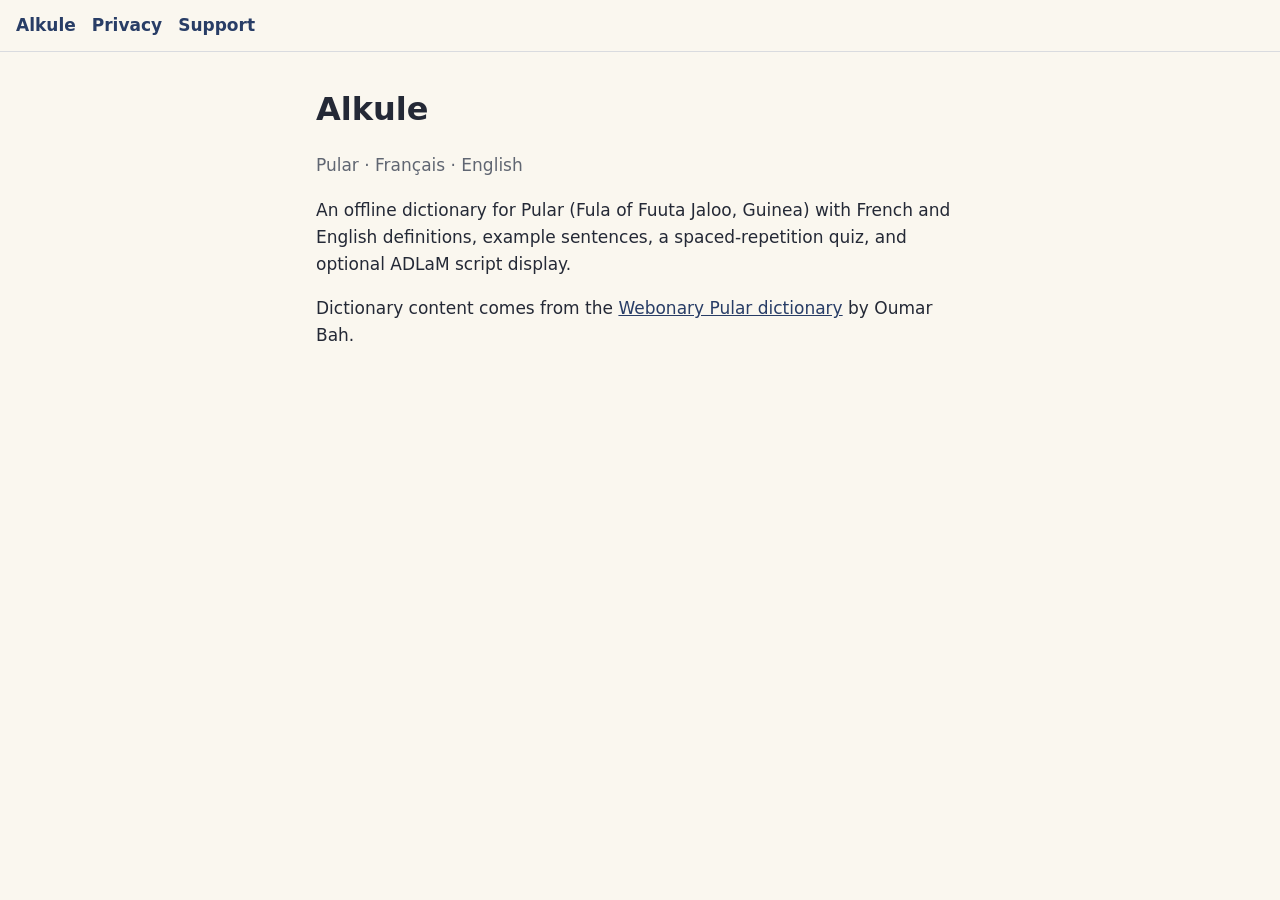
<file: index.html>
<!doctype html>
<html lang="en">
<head>
  <meta charset="utf-8">
  <meta name="viewport" content="width=device-width, initial-scale=1">
  <title>Alkule</title>
  <link rel="stylesheet" href="style.css">
</head>
<body>
  <nav><a href="./">Alkule</a><a href="privacy/">Privacy</a><a href="support/">Support</a></nav>
  <main>
    <h1>Alkule</h1>
    <p class="muted">Pular · Français · English</p>
    <p>An offline dictionary for Pular (Fula of Fuuta Jaloo, Guinea) with
      French and English definitions, example sentences, a spaced-repetition
      quiz, and optional ADLaM script display.</p>
    <p>Dictionary content comes from the
      <a href="https://www.webonary.org/pular/">Webonary Pular dictionary</a>
      by Oumar Bah.</p>
  </main>
</body>
</html>
</file>
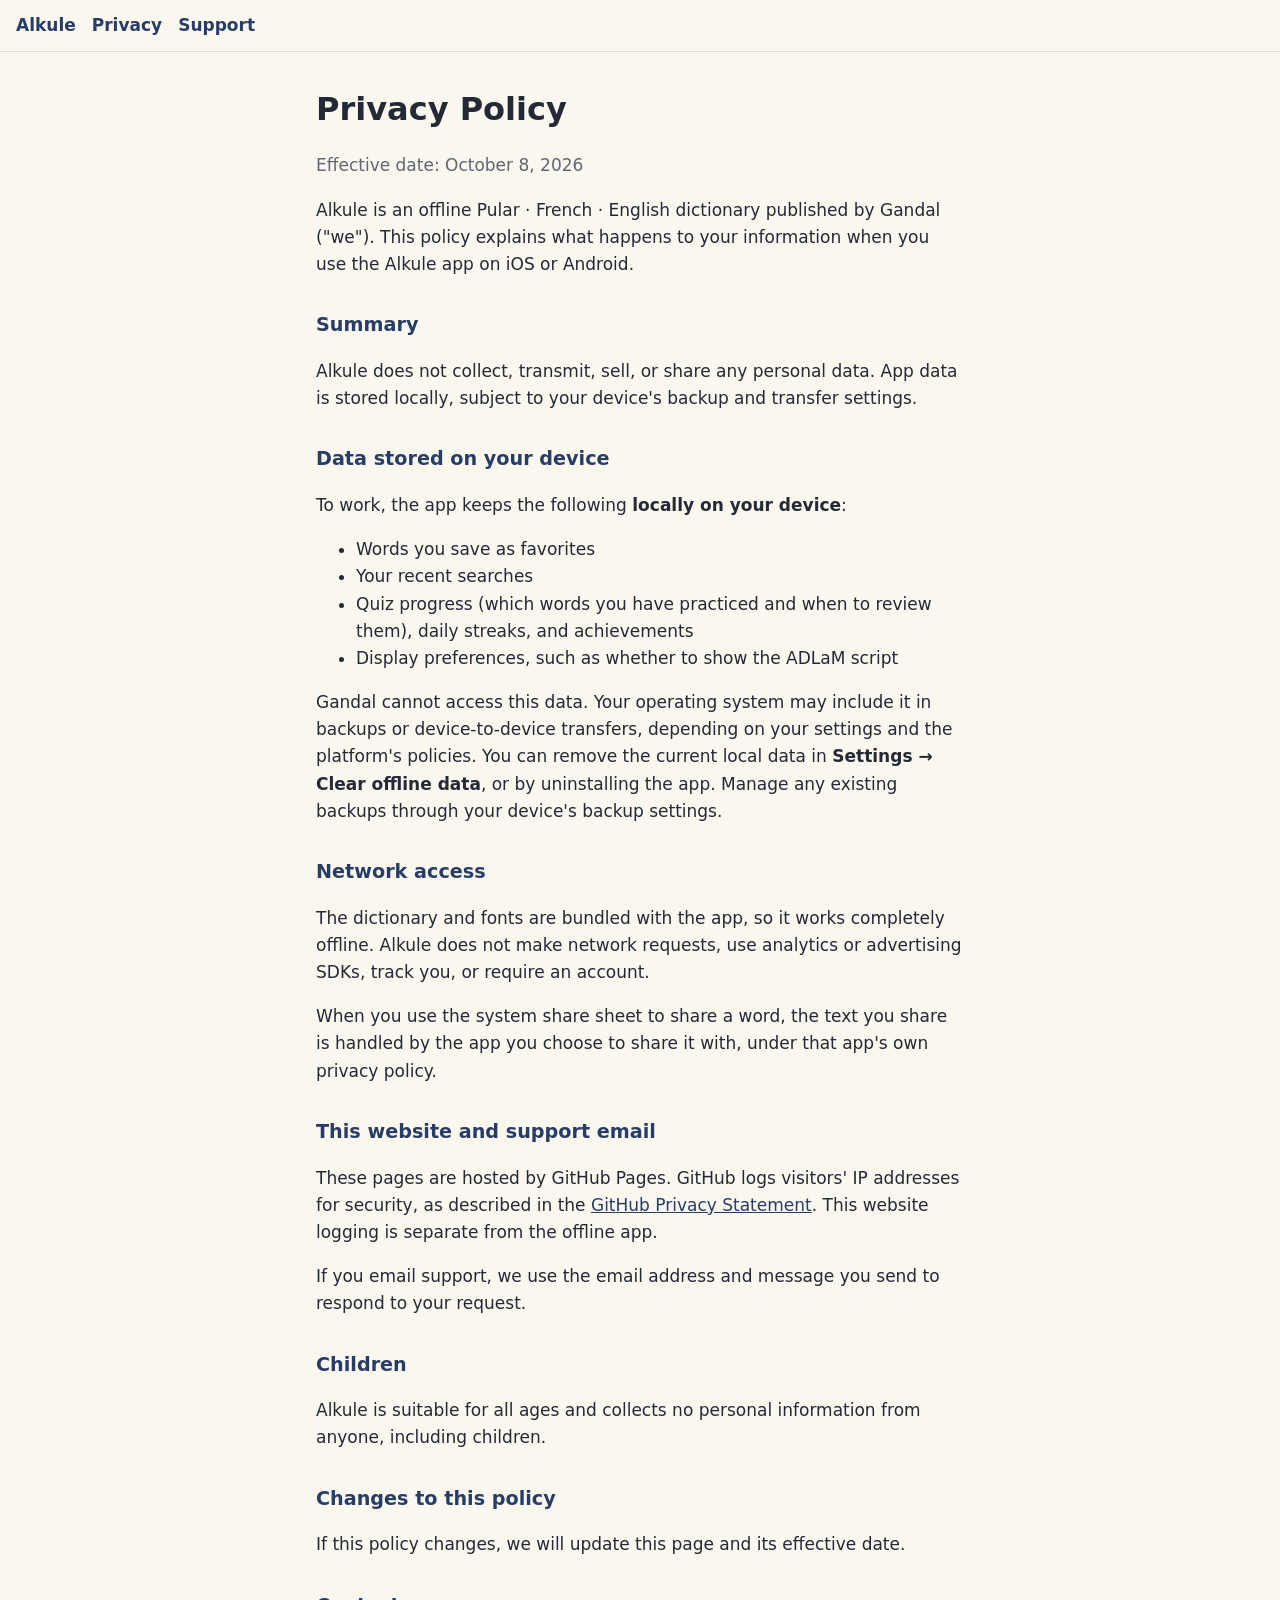
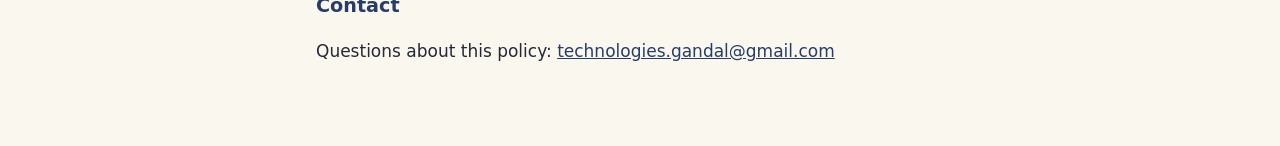
<file: privacy/index.html>
<!doctype html>
<html lang="en">
<head>
  <meta charset="utf-8">
  <meta name="viewport" content="width=device-width, initial-scale=1">
  <title>Alkule Privacy Policy</title>
  <link rel="stylesheet" href="../style.css">
</head>
<body>
  <nav><a href="../">Alkule</a><a href="./">Privacy</a><a href="../support/">Support</a></nav>
  <main>
    <h1>Privacy Policy</h1>
    <p class="muted">Effective date: October 8, 2026</p>
    <p>Alkule is an offline Pular · French · English dictionary published by
      Gandal ("we"). This policy explains what happens to your information when
      you use the Alkule app on iOS or Android.</p>

    <h2>Summary</h2>
    <p>Alkule does not collect, transmit, sell, or share any personal data.
      App data is stored locally, subject to your device's backup and
      transfer settings.</p>

    <h2>Data stored on your device</h2>
    <p>To work, the app keeps the following <strong>locally on your device</strong>:</p>
    <ul>
      <li>Words you save as favorites</li>
      <li>Your recent searches</li>
      <li>Quiz progress (which words you have practiced and when to review
        them), daily streaks, and achievements</li>
      <li>Display preferences, such as whether to show the ADLaM script</li>
    </ul>
    <p>Gandal cannot access this data. Your operating system may include it
      in backups or device-to-device transfers, depending on your settings
      and the platform's policies. You can remove the current local data in
      <strong>Settings → Clear offline data</strong>, or by uninstalling the
      app. Manage any existing backups through your device's backup settings.</p>

    <h2>Network access</h2>
    <p>The dictionary and fonts are bundled with the app, so it works
      completely offline. Alkule does not make network requests, use analytics
      or advertising SDKs, track you, or require an account.</p>
    <p>When you use the system share sheet to share a word, the text you share
      is handled by the app you choose to share it with, under that app's own
      privacy policy.</p>

    <h2>This website and support email</h2>
    <p>These pages are hosted by GitHub Pages. GitHub logs visitors' IP
      addresses for security, as described in the
      <a href="https://docs.github.com/en/site-policy/privacy-policies/github-general-privacy-statement">GitHub Privacy Statement</a>.
      This website logging is separate from the offline app.</p>
    <p>If you email support, we use the email address and message you send
      to respond to your request.</p>

    <h2>Children</h2>
    <p>Alkule is suitable for all ages and collects no personal information
      from anyone, including children.</p>

    <h2>Changes to this policy</h2>
    <p>If this policy changes, we will update this page and its effective
      date.</p>

    <h2>Contact</h2>
    <p>Questions about this policy:
      <a href="mailto:technologies.gandal@gmail.com">technologies.gandal@gmail.com</a></p>
  </main>
</body>
</html>
</file>
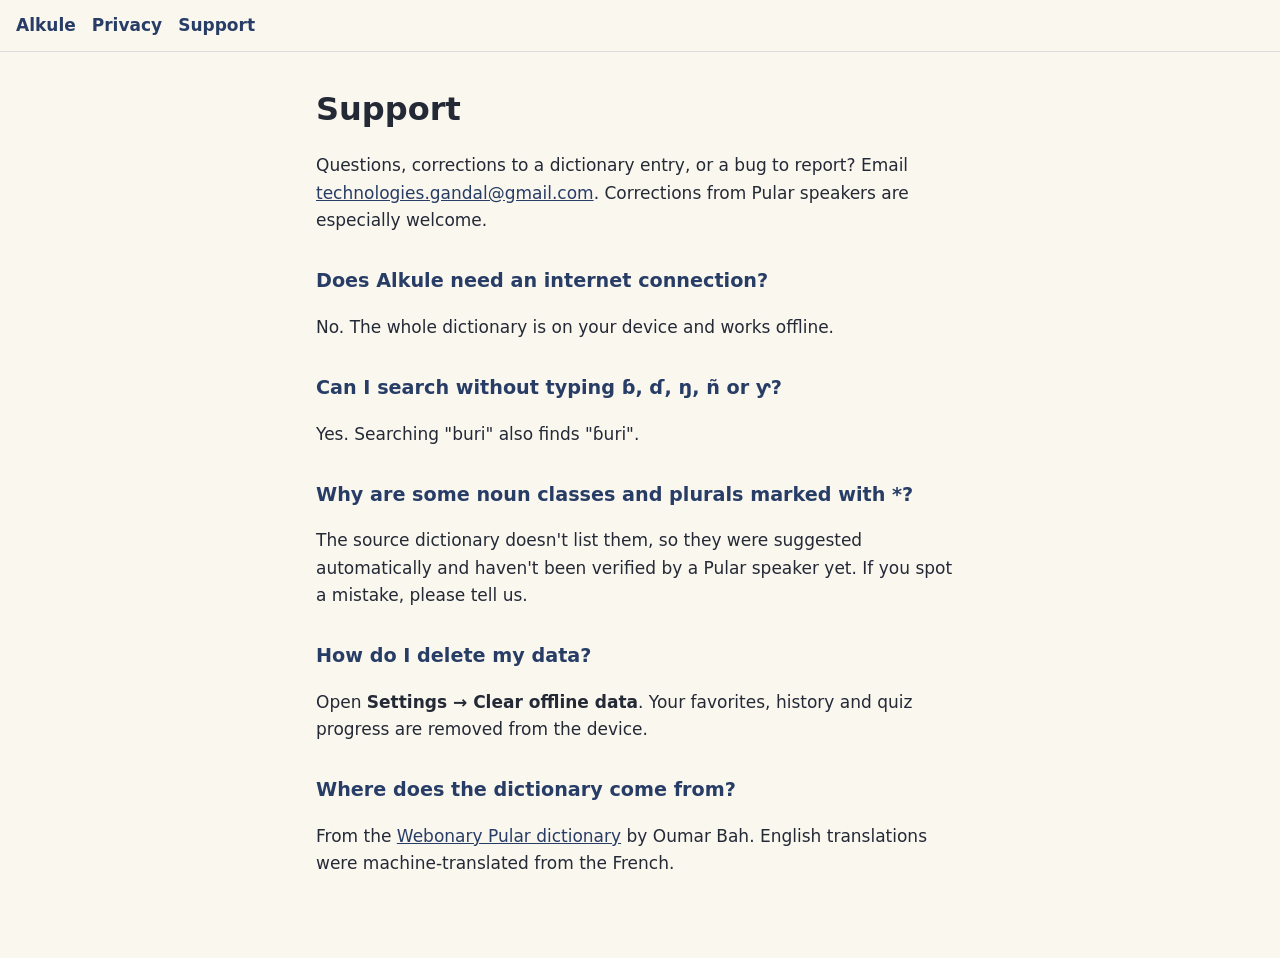
<file: support/index.html>
<!doctype html>
<html lang="en">
<head>
  <meta charset="utf-8">
  <meta name="viewport" content="width=device-width, initial-scale=1">
  <title>Alkule Support</title>
  <link rel="stylesheet" href="../style.css">
</head>
<body>
  <nav><a href="../">Alkule</a><a href="../privacy/">Privacy</a><a href="./">Support</a></nav>
  <main>
    <h1>Support</h1>
    <p>Questions, corrections to a dictionary entry, or a bug to report?
      Email <a href="mailto:technologies.gandal@gmail.com">technologies.gandal@gmail.com</a>.
      Corrections from Pular speakers are especially welcome.</p>

    <h2>Does Alkule need an internet connection?</h2>
    <p>No. The whole dictionary is on your device and works offline.</p>

    <h2>Can I search without typing ɓ, ɗ, ŋ, ñ or ƴ?</h2>
    <p>Yes. Searching "buri" also finds "ɓuri".</p>

    <h2>Why are some noun classes and plurals marked with *?</h2>
    <p>The source dictionary doesn't list them, so they were suggested
      automatically and haven't been verified by a Pular speaker yet. If you
      spot a mistake, please tell us.</p>

    <h2>How do I delete my data?</h2>
    <p>Open <strong>Settings → Clear offline data</strong>. Your favorites,
      history and quiz progress are removed from the device.</p>

    <h2>Where does the dictionary come from?</h2>
    <p>From the <a href="https://www.webonary.org/pular/">Webonary Pular
      dictionary</a> by Oumar Bah. English translations were machine-translated
      from the French.</p>
  </main>
</body>
</html>
</file>
<file: style.css>
:root {
  --bg: #faf7ef;
  --text: #242936;
  --muted: #606672;
  --primary: #283d66;
  --border: #d9dbdf;
}
@media (prefers-color-scheme: dark) {
  :root {
    --bg: #141923;
    --text: #f3f0e8;
    --muted: #b8bec9;
    --primary: #b9c9ed;
    --border: #394354;
  }
}
* { box-sizing: border-box; }
body {
  margin: 0;
  background: var(--bg);
  color: var(--text);
  font: 17px/1.6 "Noto Sans", system-ui, -apple-system, "Segoe UI", sans-serif;
}
main { max-width: 680px; margin: 0 auto; padding: 32px 16px 64px; }
h1 { font-size: 2rem; margin: 0 0 4px; }
h2 { color: var(--primary); font-size: 1.2rem; margin: 32px 0 8px; }
p, li { color: var(--text); }
.muted { color: var(--muted); }
a { color: var(--primary); }
nav { border-bottom: 1px solid var(--border); padding: 12px 16px; }
nav a { margin-right: 16px; text-decoration: none; font-weight: 600; }
</file>
